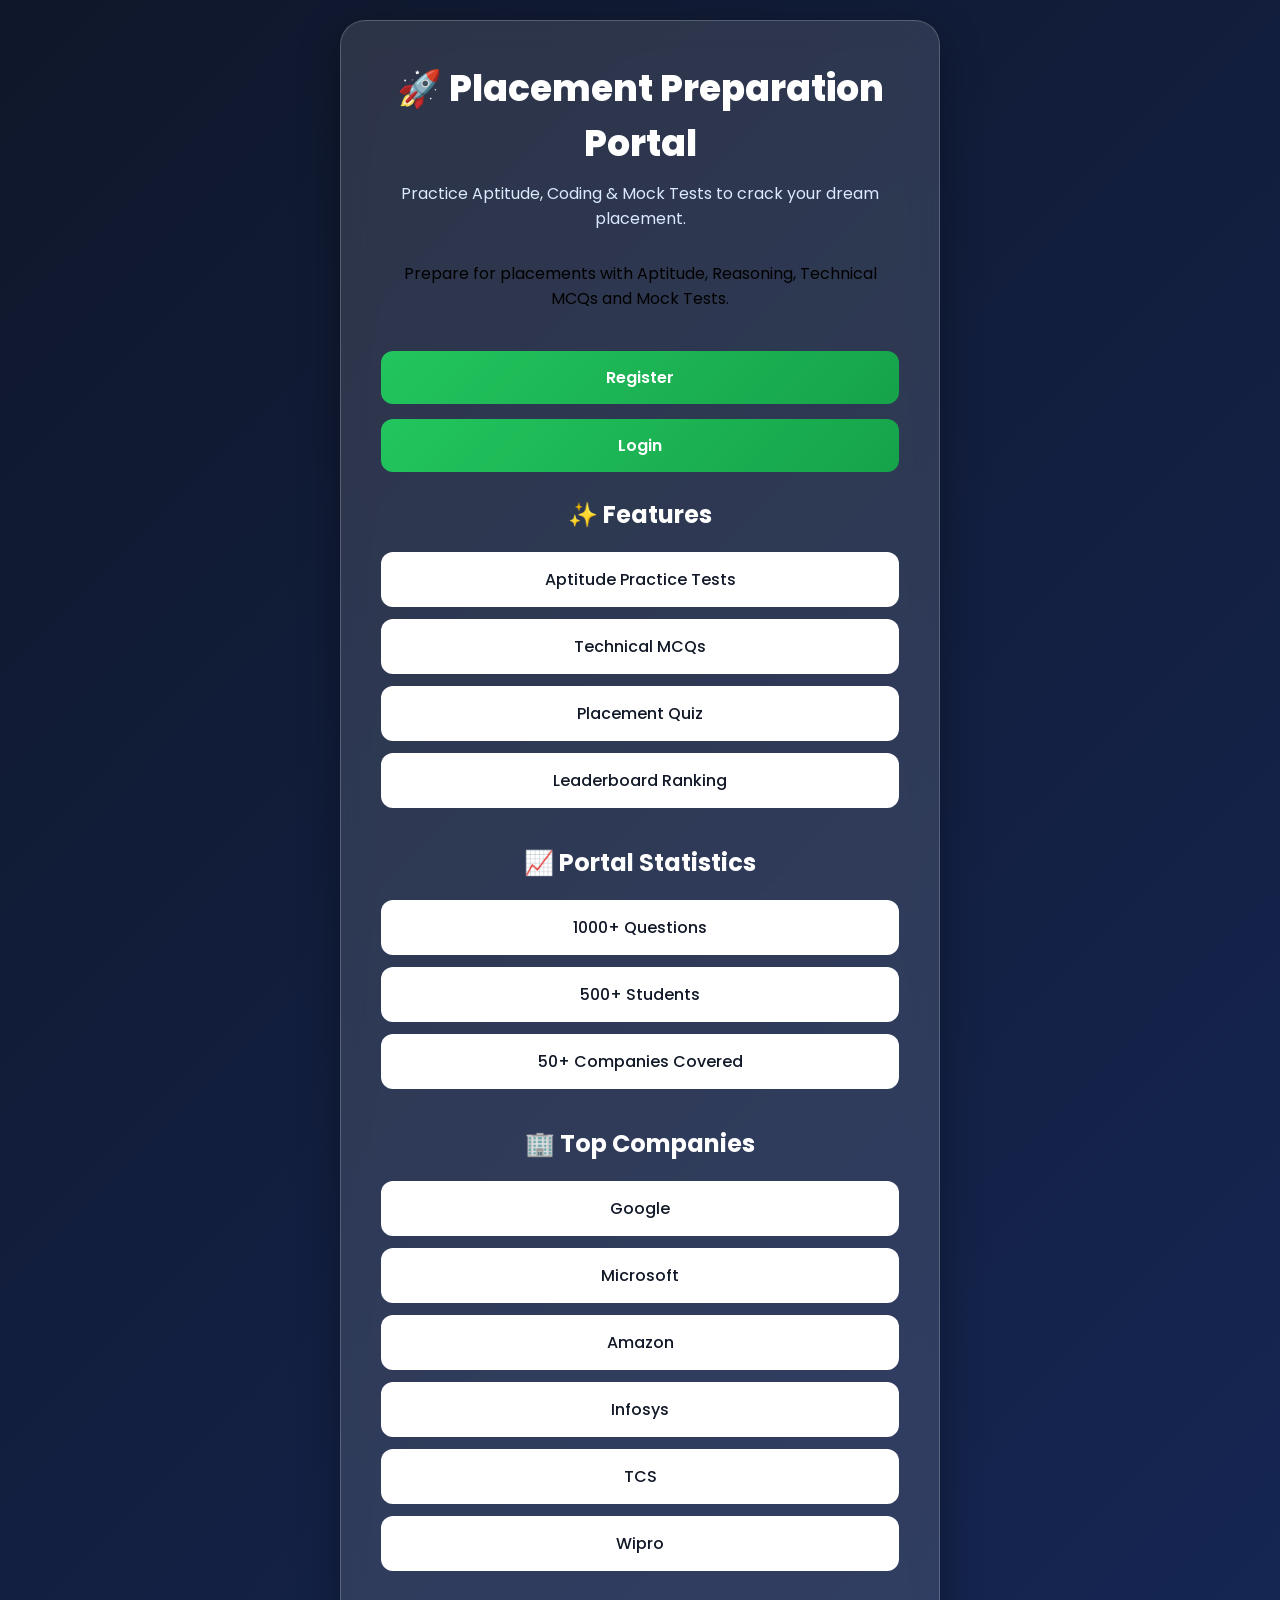
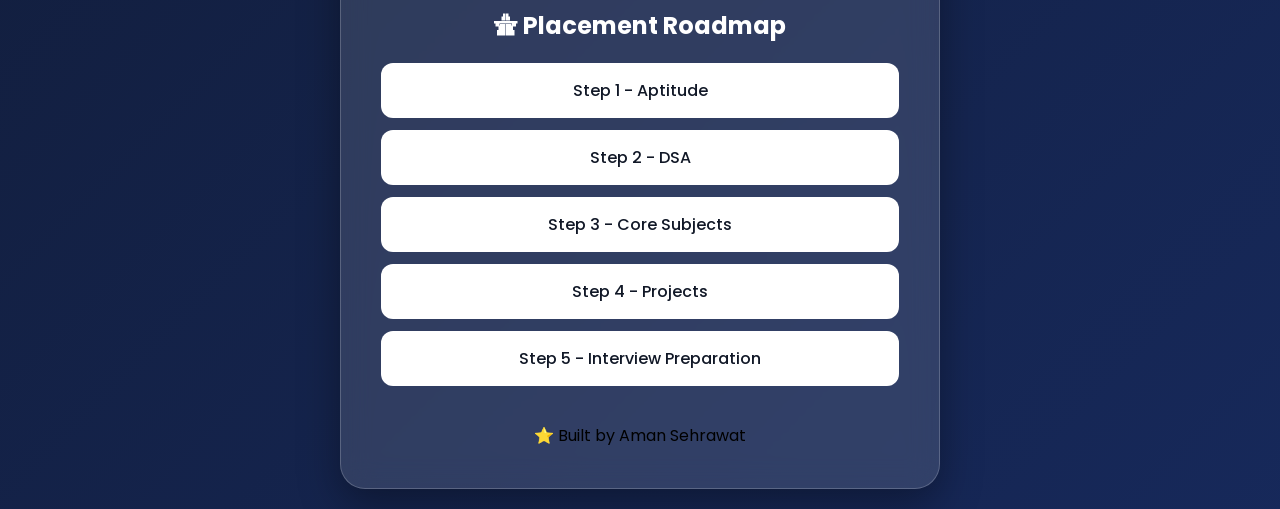
<file: index.html>
<!DOCTYPE html>
<html lang="en">
<head>
<meta charset="UTF-8">
<meta name="viewport" content="width=device-width, initial-scale=1.0">
<title>Placement Preparation Portal</title>
<link rel="stylesheet" href="style.css">
</head>

<body>

<div class="container">

    <h1>🚀 Placement Preparation Portal</h1>

<p class="subtitle">
Practice Aptitude, Coding & Mock Tests
to crack your dream placement.
</p>

    <p>
        Prepare for placements with Aptitude, Reasoning,
        Technical MCQs and Mock Tests.
    </p>

    <br>

    <a href="register.html">
        <button>Register</button>
    </a>

    <a href="login.html">
        <button>Login</button>
    </a>

    <br><br>

    <h2>✨ Features</h2>

    <div class="option">
        Aptitude Practice Tests
    </div>

    <div class="option">
        Technical MCQs
    </div>

    <div class="option">
        Placement Quiz
    </div>

    <div class="option">
        Leaderboard Ranking
    </div>

    <br>

    <h2>📈 Portal Statistics</h2>

    <div class="option">
        1000+ Questions
    </div>

    <div class="option">
        500+ Students
    </div>

    <div class="option">
        50+ Companies Covered
    </div>

    <br>

    <h2>🏢 Top Companies</h2>

    <div class="option">Google</div>
    <div class="option">Microsoft</div>
    <div class="option">Amazon</div>
    <div class="option">Infosys</div>
    <div class="option">TCS</div>
    <div class="option">Wipro</div>

    <br>

    <h2>🛣 Placement Roadmap</h2>

    <div class="option">Step 1 - Aptitude</div>
    <div class="option">Step 2 - DSA</div>
    <div class="option">Step 3 - Core Subjects</div>
    <div class="option">Step 4 - Projects</div>
    <div class="option">Step 5 - Interview Preparation</div>

    <br>

    <p>
        ⭐ Built by Aman Sehrawat
    </p>
    

</div>

</body>
</html>
</file>
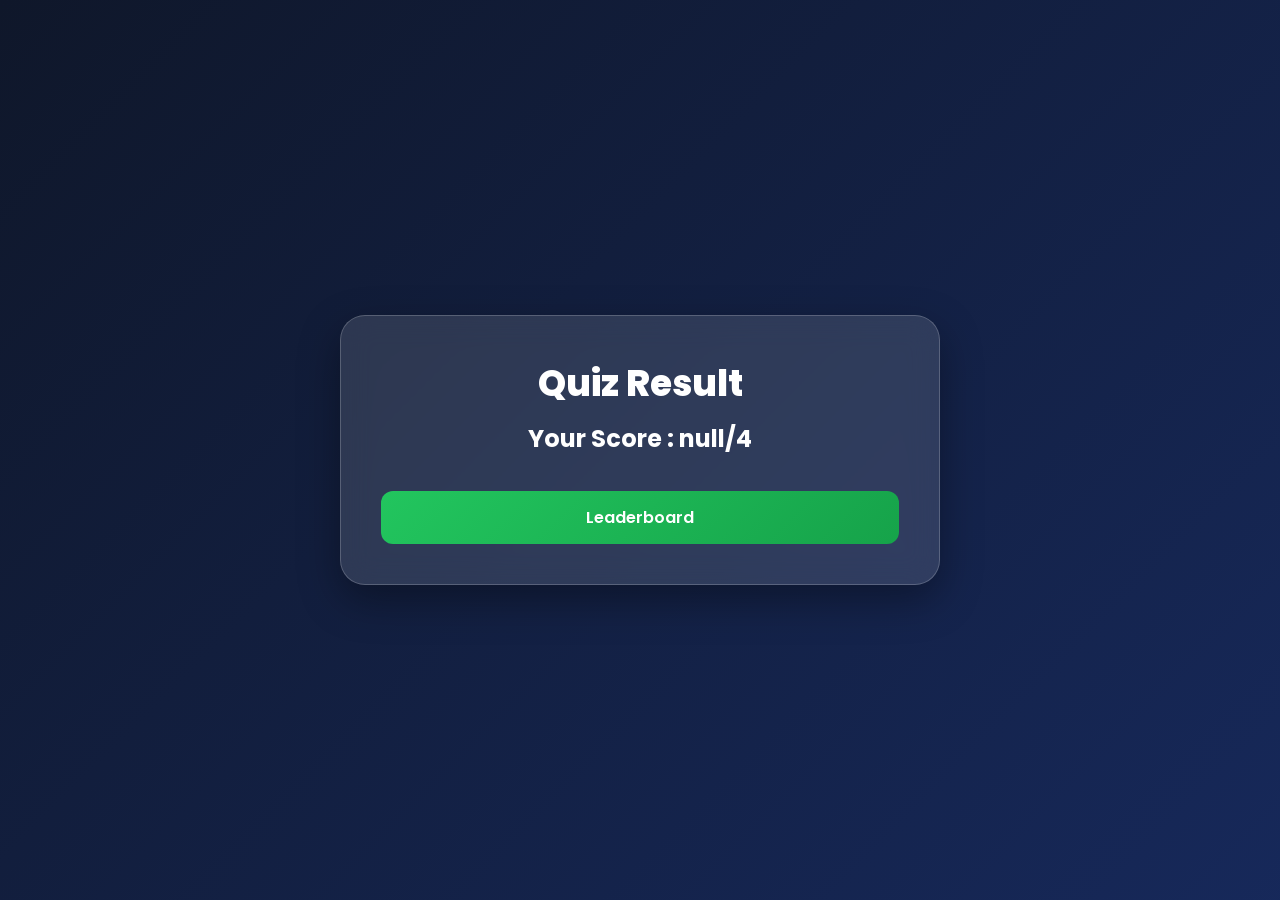
<file: result.html>
<!DOCTYPE html>
<html>
<head>
<title>Result</title>
<link rel="stylesheet" href="style.css">
</head>
<body>

<div class="container">

<h1>Quiz Result</h1>

<h2 id="score"></h2>

<a href="leaderboard.html">
<button>Leaderboard</button>
</a>

</div>

<script>

let score =
localStorage.getItem("score");

document.getElementById(
"score"
).innerHTML =
"Your Score : " + score + "/4";

</script>

</body>
</html>
</file>
<file: style.css>
/* Google Font */
@import url('https://fonts.googleapis.com/css2?family=Poppins:wght@300;400;500;600;700;800&display=swap');

*{
    margin:0;
    padding:0;
    box-sizing:border-box;
    font-family:'Poppins',sans-serif;
}

body{
    min-height:100vh;
    background:linear-gradient(
        135deg,
        #0f172a,
        #1e3a8a,
        #7c3aed
    );
    background-size:400% 400%;
    animation:gradientMove 10s ease infinite;
    display:flex;
    justify-content:center;
    align-items:center;
    padding:20px;
}

@keyframes gradientMove{
    0%{background-position:0% 50%;}
    50%{background-position:100% 50%;}
    100%{background-position:0% 50%;}
}

/* Main Card */
.container{
    width:100%;
    max-width:600px;
    background:rgba(255,255,255,0.12);
    backdrop-filter:blur(15px);
    border:1px solid rgba(255,255,255,0.2);
    border-radius:25px;
    padding:40px;
    text-align:center;
    box-shadow:0 15px 40px rgba(0,0,0,0.35);
    animation:fadeIn 1s ease;
}

@keyframes fadeIn{
    from{
        opacity:0;
        transform:translateY(30px);
    }
    to{
        opacity:1;
        transform:translateY(0);
    }
}

/* Heading */
h1{
    color:white;
    font-size:36px;
    font-weight:800;
    margin-bottom:10px;
}

h2{
    color:white;
    margin-bottom:20px;
}

.subtitle{
    color:#dbeafe;
    margin-bottom:30px;
}

/* Inputs */
input{
    width:100%;
    padding:14px;
    border:none;
    outline:none;
    border-radius:12px;
    margin:10px 0;
    font-size:16px;
}

/* Buttons */
button{
    width:100%;
    padding:14px;
    border:none;
    border-radius:12px;
    margin-top:15px;
    font-size:16px;
    font-weight:600;
    cursor:pointer;
    color:white;
    background:linear-gradient(
        135deg,
        #22c55e,
        #16a34a
    );
    transition:0.3s;
}

button:hover{
    transform:translateY(-4px);
    box-shadow:0 10px 20px rgba(0,0,0,0.3);
}

/* Home Page Buttons */
.home-btn{
    display:block;
    margin-top:15px;
    text-decoration:none;
}

.home-btn button{
    background:linear-gradient(
        135deg,
        #2563eb,
        #3b82f6
    );
}

/* Links */
a{
    color:#facc15;
    text-decoration:none;
}

a:hover{
    text-decoration:underline;
}

/* Message */
#msg{
    margin-top:15px;
    font-weight:bold;
    color:#facc15;
}

/* Timer */
#timer{
    font-size:40px;
    color:#facc15;
    font-weight:800;
    margin-bottom:20px;
}

/* Quiz Options */
.option{
    background:white;
    color:#111827;
    padding:15px;
    border-radius:12px;
    margin:12px 0;
    cursor:pointer;
    transition:0.3s;
    font-weight:500;
}

.option:hover{
    background:#dbeafe;
    transform:scale(1.02);
}

/* Cards */
.card{
    background:white;
    color:#111827;
    padding:20px;
    border-radius:15px;
    margin-top:20px;
    box-shadow:0 8px 20px rgba(0,0,0,0.15);
}

/* Leaderboard */
table{
    width:100%;
    margin-top:20px;
    border-collapse:collapse;
    background:white;
    color:black;
    border-radius:15px;
    overflow:hidden;
}

th{
    background:#2563eb;
    color:white;
}

th,td{
    padding:14px;
    border:1px solid #ddd;
}

tr:hover{
    background:#f3f4f6;
}

/* Dashboard Boxes */
.stats{
    display:grid;
    grid-template-columns:repeat(2,1fr);
    gap:15px;
    margin-top:20px;
}

.box{
    background:white;
    color:#111827;
    padding:20px;
    border-radius:15px;
    font-weight:600;
}

/* Mobile */
@media(max-width:600px){

    .container{
        padding:25px;
    }

    h1{
        font-size:28px;
    }

    .stats{
        grid-template-columns:1fr;
    }
}
</file>
